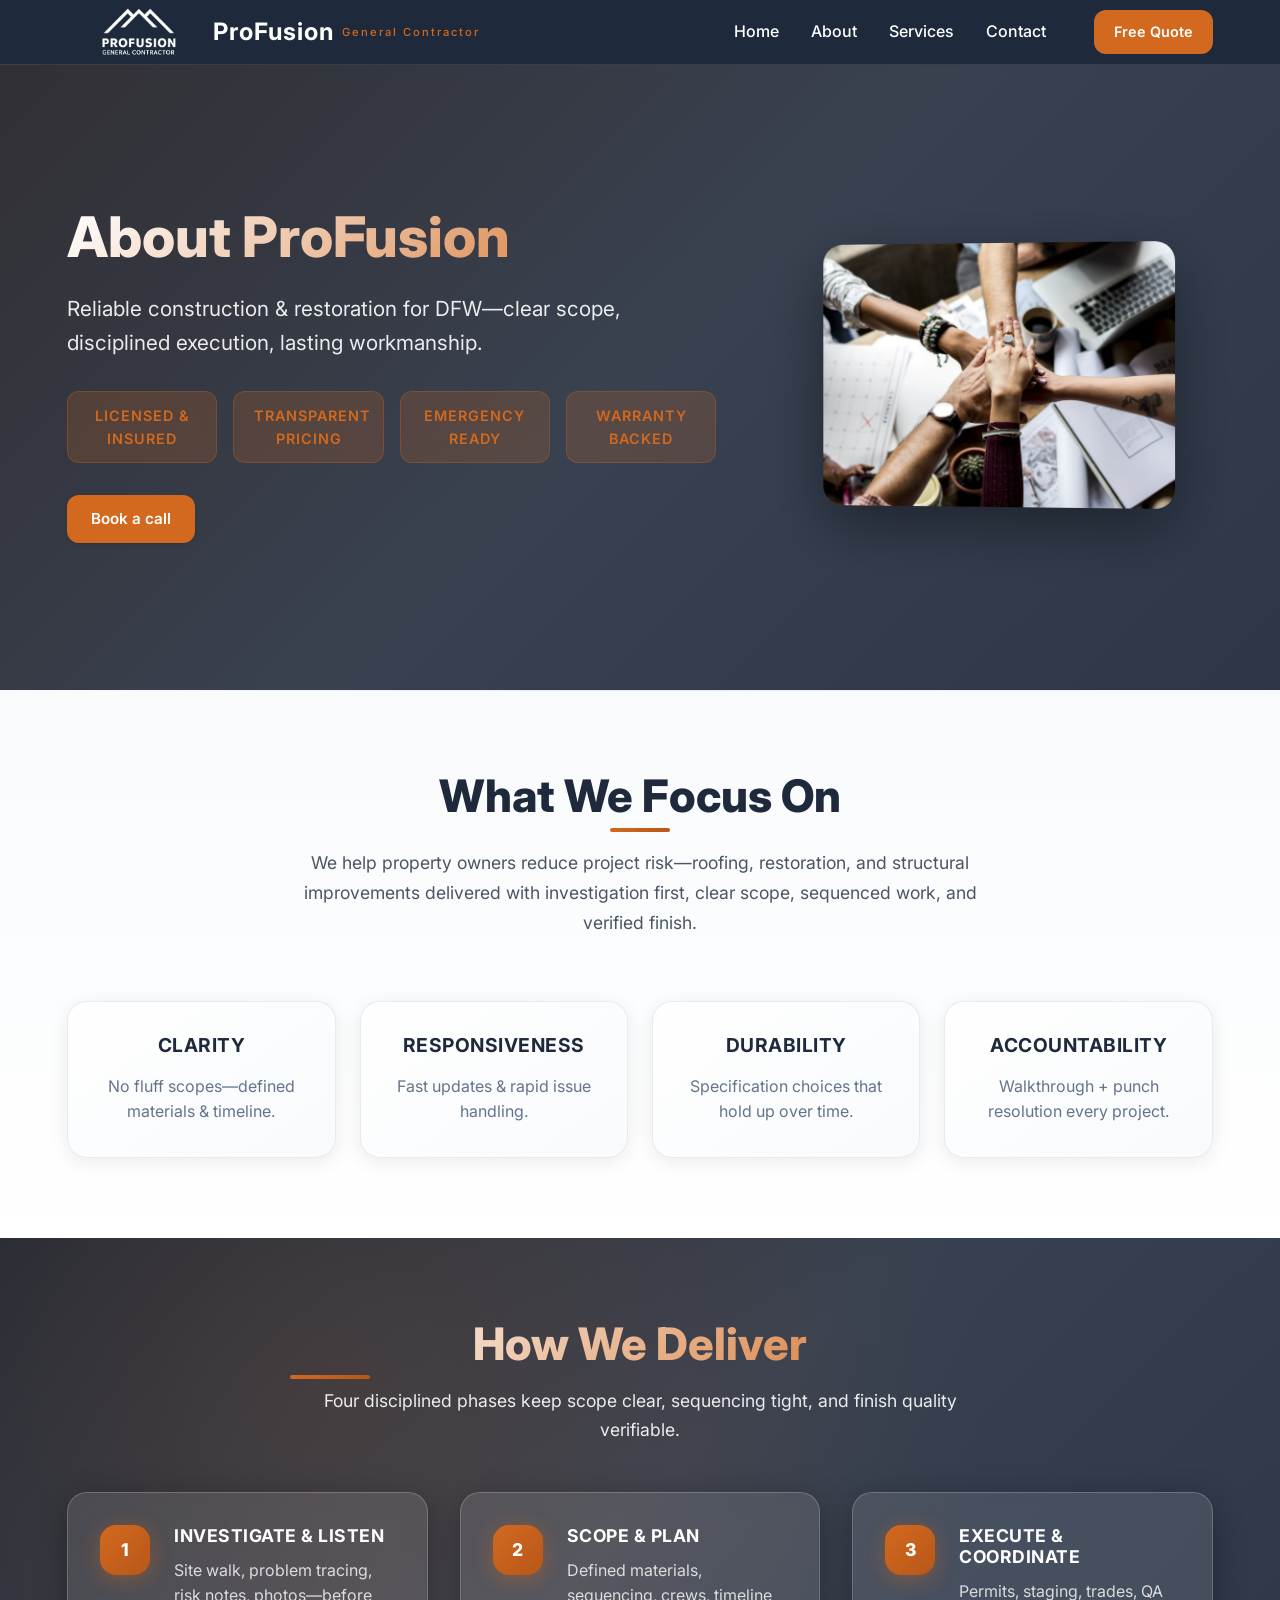
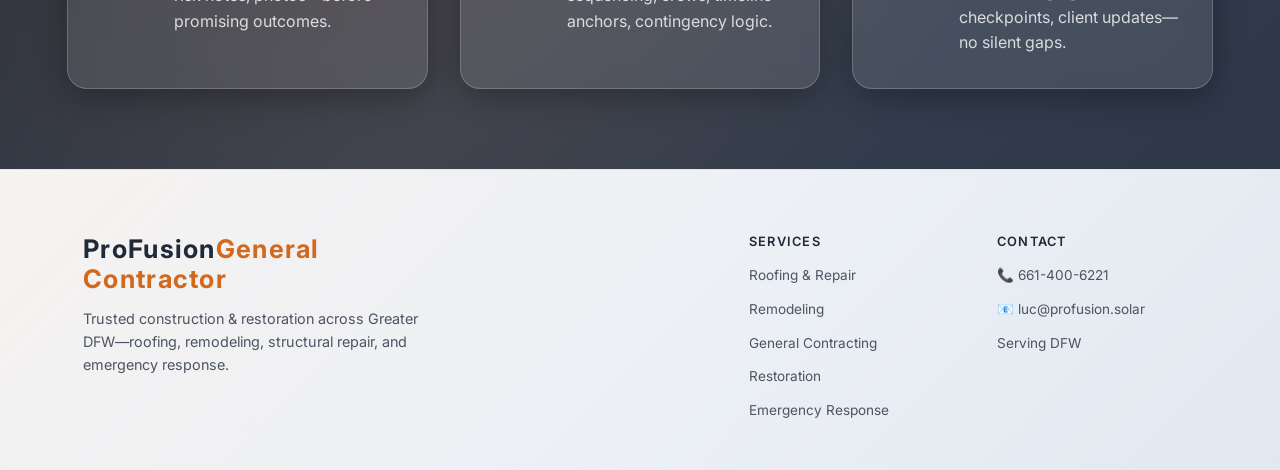
<file: about.html>
<!DOCTYPE html>
<html lang="en">
<head>
  <meta charset="utf-8" />
  <meta name="viewport" content="width=device-width, initial-scale=1, viewport-fit=cover" />
  <title>About Us | ProFusion General Contractor</title>
  <meta name="description" content="Learn about ProFusion General Contractor—our mission, values, and team." />
  <meta name="keywords" content="about profusion, construction company, DFW contractor, licensed insured" />
  <link rel="stylesheet" href="common.css" />
  <link rel="stylesheet" href="header.css" />
  <link rel="stylesheet" href="about.css" />
  <link rel="stylesheet" href="footer.css" />
  <link rel="preconnect" href="https://fonts.googleapis.com" />
  <link rel="preconnect" href="https://fonts.gstatic.com" crossorigin />
  <link href="https://fonts.googleapis.com/css2?family=Inter:wght@400;500;600;700&display=swap" rel="stylesheet" />
</head>
<body>
  <div data-include="partials/header.html"></div>

  <main>
    <section class="about-slim-hero">
      <div class="container about-slim-grid">
        <div class="about-slim-text">
          <h1 class="about-slim-title">About ProFusion</h1>
          <p class="about-slim-lede">Reliable construction & restoration for DFW—clear scope, disciplined execution, lasting workmanship.</p>
          <ul class="about-slim-points">
            <li>Licensed & Insured</li>
            <li>Transparent Pricing</li>
            <li>Emergency Ready</li>
            <li>Warranty Backed</li>
          </ul>
          <div class="about-slim-actions">
            <a class="button primary" href="tel:661-400-6221">Book a call</a>
          </div>
        </div>
        <figure class="about-slim-media">
          <img src="try.jpeg" alt="About ProFusion" loading="lazy" width="500" height="400" />
        </figure>
      </div>
    </section>

    <section class="about-summary">
      <div class="container summary-inner">
        <div class="summary-block">
          <h2 class="summary-title">What We Focus On</h2>
          <p class="summary-text">We help property owners reduce project risk—roofing, restoration, and structural improvements delivered with investigation first, clear scope, sequenced work, and verified finish.</p>
        </div>
        <div class="summary-grid">
          <div class="summary-item">
            <h3>Clarity</h3>
            <p>No fluff scopes—defined materials & timeline.</p>
          </div>
          <div class="summary-item">
            <h3>Responsiveness</h3>
            <p>Fast updates & rapid issue handling.</p>
          </div>
          <div class="summary-item">
            <h3>Durability</h3>
            <p>Specification choices that hold up over time.</p>
          </div>
          <div class="summary-item">
            <h3>Accountability</h3>
            <p>Walkthrough + punch resolution every project.</p>
          </div>
        </div>
      </div>
    </section>

    <section class="about-process-lite">
      <div class="container process-lite-inner">
        <header class="process-lite-head">
          <h2 class="process-lite-title">How We Deliver</h2>
          <p class="process-lite-lede">Four disciplined phases keep scope clear, sequencing tight, and finish quality verifiable.</p>
        </header>
        <ol class="process-lite">
          <li class="phase-item">
            <div class="phase-number">1</div>
            <div class="phase-body">
              <h3 class="phase-name">Investigate & Listen</h3>
              <p class="phase-desc">Site walk, problem tracing, risk notes, photos—before promising outcomes.</p>
            </div>
          </li>
          <li class="phase-item">
            <div class="phase-number">2</div>
            <div class="phase-body">
              <h3 class="phase-name">Scope & Plan</h3>
              <p class="phase-desc">Defined materials, sequencing, crews, timeline anchors, contingency logic.</p>
            </div>
          </li>
          <li class="phase-item">
            <div class="phase-number">3</div>
            <div class="phase-body">
              <h3 class="phase-name">Execute & Coordinate</h3>
              <p class="phase-desc">Permits, staging, trades, QA checkpoints, client updates—no silent gaps.</p>
            </div>
          </li>
        </ol>
      </div>
    </section>
  </main>

  <footer class="enhanced-footer">
    <div class="container footer-grid">
      <div class="footer-brand">
        <h2 class="footer-logo">ProFusion<span class="footer-suffix">General Contractor</span></h2>
        <p class="footer-tagline">Trusted construction & restoration across Greater DFW—roofing, remodeling, structural repair, and emergency response.</p>
      </div>
      <div class="footer-services">
        <h3 class="footer-col-title">Services</h3>
        <ul class="footer-list">
          <li>Roofing & Repair</li>
          <li>Remodeling</li>
          <li>General Contracting</li>
          <li>Restoration</li>
          <li>Emergency Response</li>
        </ul>
      </div>
      <div class="footer-contact">
        <h3 class="footer-col-title">Contact</h3>
        <ul class="footer-list">
          <li><a href="tel:661-400-6221">📞 661-400-6221</a></li>
          <li><a href="mailto:luc@profusion.solar">📧 luc@profusion.solar</a></li>
          <li>Serving DFW</li>
        </ul>
      </div>
    </div>
  </footer>
  <script src="scripts.js" defer></script>
</body>
</html>
</file>
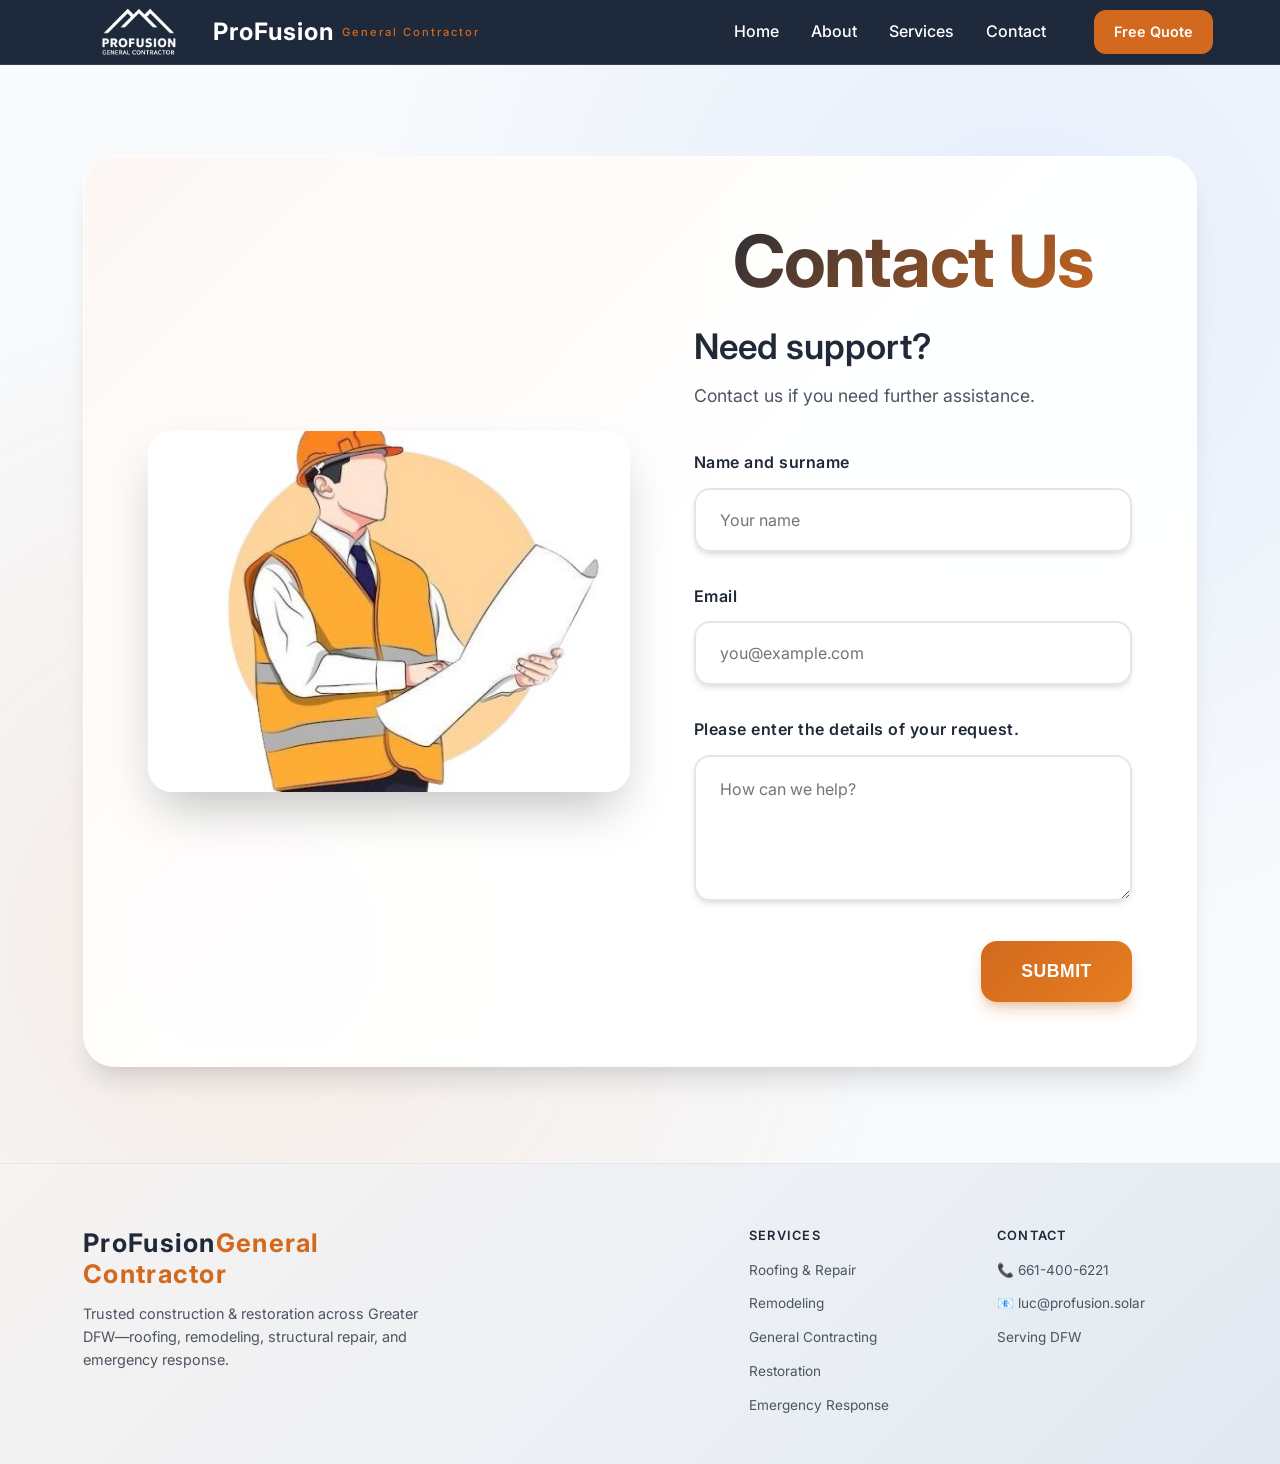
<file: contact.html>
<!DOCTYPE html>
<html lang="en">
<head>
  <meta charset="utf-8" />
  <meta name="viewport" content="width=device-width, initial-scale=1, viewport-fit=cover" />
  <title>Contact Us | ProFusion General Contractor</title>
  <meta name="description" content="Contact ProFusion General Contractor for estimates, inspections, or questions." />
  <meta name="keywords" content="contact profusion, DFW contractor contact, construction estimates" />
  <link rel="stylesheet" href="common.css" />
  <link rel="stylesheet" href="header.css" />
  <link rel="stylesheet" href="contact.css" />
  <link rel="stylesheet" href="footer.css" />
  <link rel="preconnect" href="https://fonts.googleapis.com" />
  <link rel="preconnect" href="https://fonts.gstatic.com" crossorigin />
  <link href="https://fonts.googleapis.com/css2?family=Inter:wght@400;500;600;700&display=swap" rel="stylesheet" />
</head>
<body>
  <div data-include="partials/header.html"></div>

  <main>
    <section class="contact-hero">
      <div class="container">
        <div class="contact-card">
          <figure class="contact-media">
            <img src="assets/img/headset.jpeg" alt="Need support? Call us" width="480" height="360" loading="lazy" />
          </figure>

          <form class="contact-form modern" action="#" method="post">
            <h1 class="page-title">Contact Us</h1>
            <h2 class="contact-title">Need support?</h2>
            <p class="contact-sub">Contact us if you need further assistance.</p>

            <div class="form-row">
              <label for="name">Name and surname</label>
              <input id="name" name="name" type="text" placeholder="Your name" required />
            </div>

            <div class="form-row">
              <label for="email">Email</label>
              <input id="email" name="email" type="email" placeholder="you@example.com" required />
            </div>

            <div class="form-row">
              <label for="message">Please enter the details of your request.</label>
              <textarea id="message" name="message" rows="4" placeholder="How can we help?"></textarea>
            </div>

            <div class="form-actions">
              <button class="button primary" type="submit">Submit</button>
            </div>
          </form>
        </div>
      </div>
    </section>
  </main>

  <footer class="enhanced-footer">
    <div class="container footer-grid">
      <div class="footer-brand">
        <h2 class="footer-logo">ProFusion<span class="footer-suffix">General Contractor</span></h2>
        <p class="footer-tagline">Trusted construction & restoration across Greater DFW—roofing, remodeling, structural repair, and emergency response.</p>
      </div>
      <div class="footer-services">
        <h3 class="footer-col-title">Services</h3>
        <ul class="footer-list">
          <li>Roofing & Repair</li>
          <li>Remodeling</li>
          <li>General Contracting</li>
          <li>Restoration</li>
          <li>Emergency Response</li>
        </ul>
      </div>
      <div class="footer-contact">
        <h3 class="footer-col-title">Contact</h3>
        <ul class="footer-list">
          <li><a href="tel:661-400-6221">📞 661-400-6221</a></li>
          <li><a href="mailto:luc@profusion.solar">📧 luc@profusion.solar</a></li>
          <li>Serving DFW</li>
        </ul>
      </div>
    </div>
  </footer>
  <script src="scripts.js" defer></script>
</body>
</html>
</file>
<file: common.css>
/* Performance-optimized reset */
*, *::before, *::after { 
    box-sizing: border-box; 
  }
  
  html { 
    -webkit-text-size-adjust: 100%; 
    scroll-behavior: smooth; 
    -webkit-font-smoothing: antialiased;
    -moz-osx-font-smoothing: grayscale;
  }
  
  body { 
    margin: 0; 
    font-family: 'Inter', ui-sans-serif, system-ui, Segoe UI, Roboto, Helvetica, Arial, sans-serif; 
    line-height: 1.6; 
    color: #1f2937; 
    background: #ffffff;
    min-height: 100vh;
    font-display: swap;
  }
  
  main { 
    padding-top: 60px; 
  }
  
  img, svg { 
    display: block; 
    max-width: 100%; 
    height: auto;
    image-rendering: -webkit-optimize-contrast;
    image-rendering: crisp-edges;
  }
  
  a { 
    color: inherit; 
    text-decoration: none; 
  }
  
  ul { 
    margin: 0; 
    padding-left: 1.25rem; 
  }
  
  h1, h2, h3, h4, h5, h6 { 
    line-height: 1.2; 
    margin: 0 0 0.5rem; 
    color: #1f2937; 
    font-weight: 600;
  }
  
  p { 
    margin: 0 0 1rem; 
  }
  
  /* Theme Variables */
  :root {
    --primary-orange: #d2691e;
    --primary-orange-dark: #b8571a;
    --primary-orange-light: #e6834a;
    --secondary-blue: #1f2937;
    --secondary-blue-light: #374151;
    --text-primary: #1f2937;
    --text-secondary: #4b5563;
    --text-muted: #6b7280;
    --background-white: #ffffff;
    --background-light: #f8fafc;
    --background-dark: #1f2937;
    --border-light: #e5e7eb;
    --border-orange: #d2691e;
    --shadow-sm: 0 2px 4px rgba(0,0,0,0.1);
    --shadow-md: 0 4px 12px rgba(0,0,0,0.15);
    --shadow-lg: 0 8px 24px rgba(0,0,0,0.2);
    --radius-sm: 8px;
    --radius-md: 12px;
    --radius-lg: 16px;
    --radius-xl: 20px;
  }
  
  /* Layout */
  .container { 
    width: min(1200px, 92%); 
    margin-inline: auto; 
    padding-inline: clamp(1rem, 3vw, 2rem);
  }
  
  /* Buttons */
  .button { 
    display: inline-flex;
    align-items: center;
    justify-content: center;
    padding: 0.75rem 1.5rem; 
    border: none; 
    border-radius: var(--radius-md); 
    font-weight: 600;
    font-size: 0.95rem;
    text-decoration: none;
    transition: all 0.3s ease;
    cursor: pointer;
    min-height: 44px;
    white-space: nowrap;
  }
  
  .button.primary { 
    background: var(--primary-orange); 
    color: white;
    box-shadow: var(--shadow-sm);
  }
  
  .button.primary:hover { 
    background: var(--primary-orange-dark);
    transform: translateY(-2px);
    box-shadow: var(--shadow-md);
  }
  
  .button.outline { 
    background: transparent; 
    color: var(--primary-orange); 
    border: 2px solid var(--primary-orange);
  }
  
  .button.outline:hover { 
    background: var(--primary-orange); 
    color: white;
  }
  
  .button.ghost { 
    background: rgba(255,255,255,0.1); 
    color: white; 
    border: 1px solid rgba(255,255,255,0.3);
    backdrop-filter: blur(4px);
  }
  
  .button.ghost:hover { 
    background: rgba(255,255,255,0.2); 
    border-color: white;
  }
  
  /* Sections */
  .section { 
    padding: clamp(3rem, 6vw, 5rem) 0; 
  }
  
  .section-title { 
    font-size: clamp(2rem, 4vw, 2.5rem); 
    font-weight: 700; 
    text-align: center; 
    margin-bottom: 1rem;
    color: var(--text-primary);
  }
  
  .section-subtitle { 
    font-size: clamp(1rem, 2vw, 1.2rem); 
    text-align: center; 
    color: var(--text-secondary); 
    max-width: 60ch; 
    margin: 0 auto 2rem;
  }
  
  /* Cards */
  .card { 
    background: var(--background-white); 
    border: 1px solid var(--border-light); 
    border-radius: var(--radius-lg); 
    padding: 1.5rem; 
    box-shadow: var(--shadow-sm);
    transition: all 0.3s ease;
  }
  
  .card:hover { 
    box-shadow: var(--shadow-md);
    transform: translateY(-4px);
  }
  
  /* Grid Systems */
  .grid { 
    display: grid; 
    gap: 1.5rem; 
  }
  
  .grid-2 { 
    grid-template-columns: 1fr; 
  }
  
  .grid-3 { 
    grid-template-columns: 1fr; 
  }
  
  .grid-4 { 
    grid-template-columns: 1fr; 
  }
  
  @media (min-width: 768px) {
    .grid-2 { grid-template-columns: repeat(2, 1fr); }
    .grid-3 { grid-template-columns: repeat(3, 1fr); }
  }
  
  @media (min-width: 1024px) {
    .grid-4 { grid-template-columns: repeat(4, 1fr); }
  }
  
  /* Utilities */
  .text-center { text-align: center; }
  .text-left { text-align: left; }
  .text-right { text-align: right; }
  
  .bg-light { background: var(--background-light); }
  .bg-dark { background: var(--background-dark); color: white; }
  
  /* Responsive */
  @media (max-width: 768px) {
    .container { 
      width: 95%; 
      padding-inline: 1rem;
    }
    
    main { 
      padding-top: 55px; 
    }
    
    .button { 
      padding: 0.875rem 1.25rem;
      font-size: 0.9rem;
    }
  }
  
  /* Accessibility */
  @media (prefers-reduced-motion: reduce) {
    * {
      animation: none !important;
      transition: none !important;
    }
  }
  
  /* Focus states */
  .button:focus-visible,
  .card:focus-visible {
    outline: 2px solid var(--primary-orange);
    outline-offset: 2px;
  }
</file>
<file: header.css>
.site-header { 
    position: fixed; 
    top: 0; 
    left: 0;
    right: 0;
    z-index: 1000; 
    background: #1e293b;
    backdrop-filter: blur(12px);
    border-bottom: 1px solid rgba(255, 255, 255, 0.1);
    transition: all 0.3s ease;
  }
  
  .site-header.scrolled {
    background: #1e293b;
    box-shadow: 0 4px 20px rgba(0, 0, 0, 0.3);
  }
  
  .header-inner { 
    display: flex; 
    align-items: center; 
    justify-content: space-between; 
    padding: 0.5rem 0; 
    max-width: 1200px;
    margin: 0 auto;
    padding-left: 1rem;
    padding-right: 1rem;
  }
  
  .brand { 
    display: inline-flex; 
    align-items: center; 
    gap: 0.1rem; 
    font-weight: 700; 
    text-decoration: none;
    color: white;
  }
  
  .brand .logo { 
    height: 48px; 
    width: 144px; 
    object-fit: contain;
    display: block;
  }
  
  .brand-text {
    font-family: 'Inter', sans-serif;
    font-size: 1.5rem;
    font-weight: 700;
    letter-spacing: 1px;
    color: white;
  }
  
  .brand-suffix {
    font-weight: 500;
    font-size: 0.7rem;
    letter-spacing: 2px;
    margin-left: 0.5rem;
    color: var(--primary-orange);
    vertical-align: middle;
  }
  
  .nav { 
    display: flex; 
    gap: 2rem; 
    align-items: center; 
  }
  
  .nav-link { 
    padding: 0.5rem 0; 
    color: white; 
    font-weight: 500; 
    text-decoration: none; 
    position: relative;
    transition: color 0.3s ease;
  }
  
  .nav-link:hover { 
    color: #fbbf24;
  }
  
  .nav-link::after {
    content: '';
    position: absolute;
    bottom: -2px;
    left: 0;
    width: 0;
    height: 2px;
    background: #fbbf24;
    transition: width 0.3s ease;
  }
  
  .nav-link:hover::after {
    width: 100%;
  }
  
  .header-cta {
    background: var(--primary-orange);
    color: white;
    padding: 0.625rem 1.25rem;
    border-radius: var(--radius-md);
    text-decoration: none;
    font-weight: 600;
    font-size: 0.9rem;
    transition: all 0.3s ease;
    margin-left: 1rem;
  }
  
  .header-cta:hover {
    background: var(--primary-orange-dark);
    transform: translateY(-1px);
    box-shadow: var(--shadow-sm);
  }
  
  /* Mobile Navigation */
  .menu-toggle { 
    display: none; 
  }
  
  .hamburger { 
    display: none; 
    width: 32px; 
    height: 24px; 
    position: relative; 
    cursor: pointer; 
    flex-direction: column; 
    justify-content: space-between; 
  }
  
  .hamburger span { 
    display: block; 
    height: 3px; 
    width: 100%; 
    background: white; 
    border-radius: 2px; 
    transition: all 0.3s ease; 
    transform-origin: center; 
  }
  
  @media (max-width: 768px) {
    .nav { 
      position: absolute; 
      top: 100%; 
      right: 1rem; 
      left: 1rem; 
      display: none; 
      flex-direction: column; 
      background: #1e293b; 
      border-radius: var(--radius-lg); 
      padding: 1.5rem; 
      box-shadow: 0 8px 32px rgba(0, 0, 0, 0.4); 
      border: 1px solid rgba(255, 255, 255, 0.1);
      gap: 0.5rem;
    }
    
    .nav .nav-link { 
      color: white; 
      padding: 0.75rem 1rem;
      border-radius: var(--radius-sm);
      text-align: center;
      transition: background-color 0.2s ease;
    }
    
    .nav .nav-link::after {
      display: none;
    }
    
    .nav .nav-link:hover { 
      background: rgba(255, 255, 255, 0.1);
      color: var(--primary-orange);
    }
    
    .header-cta {
      margin-left: 0;
      margin-top: 0.5rem;
      text-align: center;
      display: block;
    }
    
    .hamburger { 
      display: flex; 
    }
    
    .menu-toggle:checked ~ .nav { 
      display: flex; 
      animation: slideDown 0.3s ease-out;
    }
    
    @keyframes slideDown {
      from { 
        opacity: 0; 
        transform: translateY(-10px); 
      }
      to { 
        opacity: 1; 
        transform: translateY(0); 
      }
    }
    
    .menu-toggle:checked ~ .hamburger span:nth-child(1) { 
      transform: translateY(9px) rotate(45deg); 
      background: var(--primary-orange);
    }
    
    .menu-toggle:checked ~ .hamburger span:nth-child(2) { 
      opacity: 0; 
    }
    
    .menu-toggle:checked ~ .hamburger span:nth-child(3) { 
      transform: translateY(-9px) rotate(-45deg); 
      background: var(--primary-orange);
    }
    
    .header-inner { 
      padding: 0.5rem 1rem; 
    }
    
    .brand { 
      gap: 0.08rem; 
    }
    
    .brand-text { 
      font-size: 1.25rem; 
    }
    
    .brand .logo { 
      height: 36px; 
      width: 108px; 
      object-fit: contain;
    }
  }
  
  /* Header scroll effect */
  .site-header.scrolled .brand-text {
    color: white;
  }
  
  .site-header.scrolled .nav-link {
    color: white;
  }
</file>
<file: about.css>
/* About Hero Section */
.about-slim-hero { 
    background: linear-gradient(135deg, var(--secondary-blue) 0%, var(--secondary-blue-light) 50%, #2d3748 100%);
    color: white; 
    position: relative;
    padding: 4rem 0;
    min-height: 70vh;
    display: flex;
    align-items: center;
  }
  
  .about-slim-hero::before { 
    content: ""; 
    position: absolute; 
    inset: 0; 
    background: linear-gradient(135deg, rgba(210,105,30,0.1), transparent 60%);
    pointer-events: none; 
  }
  
  .about-slim-grid { 
    display: grid; 
    gap: clamp(3rem, 5vw, 4rem); 
    align-items: center; 
    position: relative;
    z-index: 2;
    max-width: 1200px;
    margin: 0 auto;
    padding: 0 1rem;
  }
  
  @media (min-width: 900px) {
    .about-slim-grid { 
      grid-template-columns: 1.2fr 0.8fr; 
    }
  }
  
  .about-slim-title { 
    font-size: clamp(2.5rem, 5vw, 3.5rem); 
    font-weight: 800; 
    margin-bottom: 1.5rem; 
    color: white;
    background: linear-gradient(135deg, #ffffff 0%, #d2691e 100%);
    -webkit-background-clip: text;
    -webkit-text-fill-color: transparent;
    background-clip: text;
    line-height: 1.1;
  }
  
  .about-slim-lede { 
    font-size: clamp(1.1rem, 2vw, 1.3rem); 
    color: rgba(255,255,255,0.9); 
    margin-bottom: 2rem; 
    max-width: 60ch;
    line-height: 1.6;
    font-weight: 400;
  }
  
  .about-slim-points { 
    list-style: none; 
    padding: 0; 
    margin: 2rem 0; 
    display: grid; 
    grid-template-columns: repeat(auto-fit, minmax(140px, 1fr));
    gap: 1rem;
  }
  
  .about-slim-points li { 
    font-size: 0.9rem; 
    letter-spacing: 1px; 
    text-transform: uppercase; 
    font-weight: 600; 
    background: rgba(210,105,30,0.2); 
    color: var(--primary-orange); 
    padding: 0.75rem 1.25rem; 
    border-radius: 12px; 
    border: 1px solid rgba(210,105,30,0.3);
    text-align: center;
    transition: all 0.3s ease;
    backdrop-filter: blur(10px);
  }
  
  .about-slim-points li:hover {
    background: rgba(210,105,30,0.3);
    transform: translateY(-2px);
    box-shadow: 0 8px 25px rgba(210,105,30,0.2);
  }
  
  .about-slim-actions { 
    display: flex; 
    gap: 1rem; 
    flex-wrap: wrap; 
    margin-top: 1rem;
  }
  
  .about-slim-media { 
    aspect-ratio: 4/3; 
    border-radius: 20px; 
    overflow: hidden; 
    box-shadow: 0 20px 60px rgba(0,0,0,0.4);
    position: relative;
    transform: perspective(1000px) rotateY(-5deg);
    transition: all 0.3s ease;
  }
  
  .about-slim-media:hover {
    transform: perspective(1000px) rotateY(0deg) scale(1.02);
    box-shadow: 0 25px 80px rgba(0,0,0,0.5);
  }
  
  .about-slim-media img { 
    width: 100%; 
    height: 100%; 
    object-fit: cover;
    transition: all 0.3s ease;
  }
  
  /* About Summary Section */
  .about-summary { 
    background: linear-gradient(180deg, #f8fafc 0%, #ffffff 100%);
    padding: 5rem 0;
    position: relative;
  }
  
  .about-summary::before {
    content: "";
    position: absolute;
    top: 0;
    left: 0;
    right: 0;
    height: 1px;
    background: linear-gradient(90deg, transparent, #e5e7eb, transparent);
  }
  
  .summary-inner { 
    display: flex; 
    flex-direction: column; 
    gap: clamp(3rem, 5vw, 4rem); 
    max-width: 1200px;
    margin: 0 auto;
    padding: 0 1rem;
  }
  
  .summary-block { 
    text-align: center; 
    max-width: 70ch; 
    margin: 0 auto;
  }
  
  .summary-title { 
    font-size: clamp(2rem, 4vw, 2.8rem); 
    font-weight: 800; 
    margin-bottom: 1.5rem; 
    color: #1e293b;
    position: relative;
  }
  
  .summary-title::after {
    content: "";
    position: absolute;
    bottom: -8px;
    left: 50%;
    transform: translateX(-50%);
    width: 60px;
    height: 4px;
    background: linear-gradient(90deg, var(--primary-orange), var(--primary-orange-dark));
    border-radius: 2px;
  }
  
  .summary-text { 
    color: #4b5563; 
    max-width: 70ch; 
    margin: 0 auto;
    font-size: 1.1rem;
    line-height: 1.7;
  }
  
  .summary-grid { 
    display: grid; 
    grid-template-columns: repeat(4, 1fr); 
    gap: 1.5rem; 
  }
  
  @media (max-width: 1200px) {
    .summary-grid {
      grid-template-columns: repeat(2, 1fr);
      gap: 2rem;
    }
  }
  
  @media (max-width: 768px) {
    .summary-grid {
      grid-template-columns: 1fr;
      gap: 1.5rem;
    }
  }
  
  .summary-item { 
    background: linear-gradient(145deg, #ffffff 0%, #f8fafc 100%); 
    border: 1px solid rgba(226, 232, 240, 0.8); 
    border-radius: 20px; 
    padding: 2rem; 
    text-align: center; 
    box-shadow: 0 4px 20px rgba(0,0,0,0.08);
    transition: all 0.4s ease;
    position: relative;
    overflow: hidden;
  }
  
  .summary-item::before {
    content: "";
    position: absolute;
    top: 0;
    left: 0;
    right: 0;
    height: 4px;
    background: linear-gradient(90deg, var(--primary-orange), var(--primary-orange-dark));
    transform: scaleX(0);
    transform-origin: left;
    transition: transform 0.4s ease;
  }
  
  .summary-item:hover::before {
    transform: scaleX(1);
  }
  
  .summary-item:hover {
    transform: translateY(-8px);
    box-shadow: 0 12px 40px rgba(0,0,0,0.15);
    border-color: rgba(210, 105, 30, 0.3);
  }
  
  .summary-item h3 { 
    font-size: 1.2rem; 
    font-weight: 700; 
    text-transform: uppercase; 
    letter-spacing: 0.5px; 
    color: #1e293b; 
    margin-bottom: 1rem;
    position: relative;
  }
  
  .summary-item p { 
    color: #64748b; 
    font-size: 1rem; 
    line-height: 1.6; 
    margin: 0;
  }
  
  /* About Process Section */
  .about-process-lite { 
    background: linear-gradient(135deg, var(--secondary-blue) 0%, var(--secondary-blue-light) 50%, #2d3748 100%);
    color: white; 
    padding: 5rem 0;
    position: relative;
  }
  
  .about-process-lite::before { 
    content: ""; 
    position: absolute; 
    inset: 0; 
    background: radial-gradient(circle at 25% 30%, rgba(210, 105, 30, 0.15), transparent 65%);
    pointer-events: none; 
  }
  
  .process-lite-inner { 
    max-width: 1200px; 
    margin: 0 auto; 
    position: relative;
    z-index: 2;
    padding: 0 1rem;
  }
  
  .process-lite-head { 
    text-align: center; 
    max-width: 70ch; 
    margin: 0 auto 3rem;
  }
  
  .process-lite-title { 
    font-size: clamp(2rem, 4vw, 2.8rem); 
    font-weight: 800; 
    margin-bottom: 1rem; 
    color: white;
    background: linear-gradient(135deg, #ffffff 0%, var(--primary-orange) 100%);
    -webkit-background-clip: text;
    -webkit-text-fill-color: transparent;
    background-clip: text;
    position: relative;
  }
  
  .process-lite-title::after {
    content: "";
    position: absolute;
    bottom: -8px;
    left: 0;
    width: 80px;
    height: 4px;
    background: linear-gradient(90deg, var(--primary-orange), var(--primary-orange-dark));
    border-radius: 2px;
  }
  
  .process-lite-lede { 
    color: rgba(255,255,255,0.9); 
    margin: 0;
    font-size: 1.1rem;
    line-height: 1.6;
  }
  
  .process-lite { 
    list-style: none; 
    padding: 0; 
    margin: 0; 
    display: grid; 
    grid-template-columns: repeat(auto-fit, minmax(320px, 1fr)); 
    gap: 2rem;
  }
  
  .phase-item { 
    display: flex; 
    gap: 1.5rem; 
    align-items: flex-start; 
    background: rgba(255,255,255,0.1); 
    border: 1px solid rgba(255,255,255,0.2); 
    border-radius: 20px; 
    padding: 2rem; 
    box-shadow: 0 8px 32px rgba(0,0,0,0.3);
    transition: all 0.4s ease;
    backdrop-filter: blur(10px);
    position: relative;
    overflow: hidden;
  }
  
  .phase-item::before {
    content: "";
    position: absolute;
    top: 0;
    left: 0;
    right: 0;
    height: 4px;
    background: linear-gradient(90deg, #fbbf24, #f59e0b);
    transform: scaleX(0);
    transition: transform 0.3s ease;
  }
  
  .phase-item:hover::before {
    transform: scaleX(1);
  }
  
  .phase-item:hover { 
    transform: translateY(-8px); 
    box-shadow: 0 12px 48px rgba(0,0,0,0.4);
    background: rgba(255,255,255,0.15);
    border-color: rgba(251,191,36,0.4);
  }
  
  .phase-number { 
    flex: 0 0 auto; 
    width: 50px; 
    height: 50px; 
    display: flex; 
    align-items: center; 
    justify-content: center; 
    font-size: 1.1rem; 
    font-weight: 800; 
    background: linear-gradient(135deg, var(--primary-orange) 0%, var(--primary-orange-dark) 100%); 
    color: white; 
    border-radius: 16px; 
    box-shadow: 0 4px 20px rgba(210, 105, 30, 0.4);
    position: relative;
  }
  
  .phase-number::before {
    content: "";
    position: absolute;
    inset: -2px;
    background: linear-gradient(135deg, var(--primary-orange), var(--primary-orange-dark));
    border-radius: 18px;
    z-index: -1;
    opacity: 0;
    transition: opacity 0.3s ease;
  }
  
  .phase-item:hover .phase-number::before {
    opacity: 1;
  }
  
  .phase-body { 
    flex: 1;
  }
  
  .phase-name { 
    font-size: 1.1rem; 
    font-weight: 700; 
    text-transform: uppercase; 
    letter-spacing: 0.5px; 
    color: white; 
    margin-bottom: 0.75rem;
  }
  
  .phase-desc { 
    color: rgba(255,255,255,0.8); 
    font-size: 1rem; 
    line-height: 1.6; 
    margin: 0;
  }
  
  /* Mobile Responsiveness */
  @media (max-width: 768px) {
    .about-slim-hero {
      min-height: 60vh;
      padding: 3rem 0;
    }
    
    .about-slim-grid { 
      grid-template-columns: 1fr; 
      text-align: center;
      gap: 2rem;
    }
    
    .about-slim-media { 
      order: -1; 
      max-width: 400px; 
      margin: 0 auto;
      transform: none;
    }
    
    .about-slim-media:hover {
      transform: scale(1.02);
    }
    
    .summary-grid { 
      grid-template-columns: 1fr; 
    }
    
    .process-lite { 
      grid-template-columns: 1fr; 
    }
    
    .phase-item { 
      flex-direction: column; 
      text-align: center;
      gap: 1rem;
    }
    
    .about-slim-actions { 
      justify-content: center;
    }
    
    .about-summary {
      padding: 3rem 0;
    }
    
    .about-process-lite {
      padding: 3rem 0;
    }
  }
  
  @media (max-width: 480px) {
    .about-slim-points { 
      grid-template-columns: 1fr;
      gap: 0.75rem;
    }
    
    .phase-number { 
      width: 45px; 
      height: 45px; 
      font-size: 1rem;
    }
    
    .summary-item,
    .phase-item {
      padding: 1.5rem;
    }
  }
</file>
<file: footer.css>
.enhanced-footer { 
    background: linear-gradient(135deg, #f8fafc 0%, #e2e8f0 100%); 
    color: var(--text-primary); 
    padding: clamp(3rem, 6vw, 4rem) 0 clamp(2rem, 4vw, 3rem); 
    border-top: 1px solid var(--border-light); 
    position: relative; 
    overflow: hidden;
  }
  
  .enhanced-footer::before { 
    content: ""; 
    position: absolute; 
    inset: 0; 
    background: linear-gradient(135deg, rgba(210,105,30,0.05), transparent 60%); 
    pointer-events: none;
  }
  
  .footer-logo-section {
    text-align: center;
    margin-top: 2rem;
    padding-top: 2rem;
    border-top: 1px solid var(--border-light);
  }
  
  .footer-company-logo {
    height: 60px;
    width: auto;
    object-fit: contain;
    opacity: 0.8;
  }
  
  .footer-grid { 
    display: grid; 
    gap: clamp(2rem, 4vw, 3rem); 
    grid-template-columns: repeat(auto-fit, minmax(200px, 1fr)); 
    align-items: start; 
    position: relative;
  }
  
  @media (min-width: 860px) {
    .footer-grid { 
      grid-template-columns: minmax(250px, 1fr) repeat(2, minmax(150px, 200px)); 
    }
  }
  
  .footer-brand { 
    max-width: 350px;
  }
  
  .footer-logo { 
    font-size: clamp(1.4rem, 2vw, 1.8rem); 
    letter-spacing: 0.05em; 
    font-weight: 700; 
    margin-bottom: 0.75rem; 
    color: var(--text-primary);
  }
  
  .footer-suffix { 
    color: var(--primary-orange);
  }
  
  .footer-tagline { 
    font-size: 0.9rem; 
    line-height: 1.6; 
    margin-bottom: 1.5rem; 
    color: var(--text-secondary);
  }
  
  .footer-col-title { 
    font-size: 0.8rem; 
    letter-spacing: 0.1em; 
    text-transform: uppercase; 
    font-weight: 600; 
    margin-bottom: 1rem; 
    color: var(--text-primary);
  }
  
  .footer-list { 
    list-style: none; 
    margin: 0; 
    padding: 0; 
    display: grid; 
    gap: 0.75rem; 
    font-size: 0.85rem;
  }
  
  .footer-list a { 
    color: var(--text-secondary); 
    text-decoration: none; 
    position: relative; 
    transition: color 0.3s ease;
  }
  
  .footer-list a::after { 
    content: ""; 
    position: absolute; 
    left: 0; 
    bottom: -2px; 
    width: 0; 
    height: 1px; 
    background: var(--primary-orange); 
    transition: width 0.3s ease;
  }
  
  .footer-list a:hover { 
    color: var(--primary-orange);
  }
  
  .footer-list a:hover::after { 
    width: 100%;
  }
  
  .footer-list li { 
    color: var(--text-secondary);
  }
  
  .footer-list li strong {
    color: var(--text-primary);
  }
  
  /* Mobile Responsiveness */
  @media (max-width: 540px) {
    .footer-grid { 
      gap: 2rem 1.5rem; 
      grid-template-columns: 1fr;
    }
    
    .footer-brand { 
      max-width: 100%; 
      text-align: center;
    }
    
    .footer-col-title { 
      text-align: center;
    }
    
    .footer-list { 
      text-align: center;
    }
  }
</file>
<file: contact.css>
/* Contact Section */
  .contact-hero { 
    background: linear-gradient(135deg, var(--background-light) 0%, #f8fafc 100%);
    padding: 6rem 0;
    position: relative;
    min-height: 100vh;
    display: flex;
    align-items: center;
  }
  
  .contact-hero::before {
    content: "";
    position: absolute;
    top: 0;
    left: 0;
    right: 0;
    bottom: 0;
    background: 
      radial-gradient(circle at 20% 80%, rgba(210,105,30,0.1) 0%, transparent 50%),
      radial-gradient(circle at 80% 20%, rgba(59,130,246,0.1) 0%, transparent 50%);
    pointer-events: none;
  }
  
  .contact-hero::after {
    content: "";
    position: absolute;
    top: 0;
    left: 0;
    right: 0;
    height: 3px;
    background: linear-gradient(90deg, transparent, var(--primary-orange), transparent);
  }
  
  .contact-card { 
    display: grid; 
    gap: clamp(3rem, 5vw, 4rem); 
    background: rgba(255, 255, 255, 0.95);
    backdrop-filter: blur(10px);
    border: 1px solid rgba(255, 255, 255, 0.2);
    border-radius: 2rem; 
    padding: clamp(2.5rem, 5vw, 4rem); 
    box-shadow: 
      0 20px 25px -5px rgba(0, 0, 0, 0.1),
      0 10px 10px -5px rgba(0, 0, 0, 0.04),
      0 0 0 1px rgba(255, 255, 255, 0.05);
    align-items: center; 
    max-width: 1200px; 
    margin: 0 auto;
    position: relative;
    overflow: hidden;
  }
  
  .contact-card::before {
    content: "";
    position: absolute;
    top: 0;
    left: 0;
    right: 0;
    bottom: 0;
    background: linear-gradient(135deg, rgba(210,105,30,0.05) 0%, transparent 50%);
    pointer-events: none;
  }
  
  @media (min-width: 880px) {
    .contact-card { 
      grid-template-columns: 1.1fr 1fr; 
    }
  }
  
  .contact-media { 
    margin: 0; 
    display: grid; 
    place-items: center;
    position: relative;
    z-index: 2;
  }
  
  .contact-media img { 
    max-width: 100%; 
    width: 100%; 
    height: auto; 
    border-radius: 1.5rem; 
    box-shadow: 
      0 25px 50px -12px rgba(0, 0, 0, 0.25),
      0 0 0 1px rgba(255, 255, 255, 0.1);
    transition: all 0.4s ease;
    aspect-ratio: 4/3;
    object-fit: cover;
  }
  
  .contact-media img:hover {
    transform: translateY(-8px) scale(1.02);
    box-shadow: 
      0 35px 60px -12px rgba(0, 0, 0, 0.3),
      0 0 0 1px rgba(255, 255, 255, 0.2);
  }
  
  .contact-form.modern { 
    background: transparent; 
    border: none; 
    padding: 0; 
    color: var(--text-primary); 
    max-width: 600px; 
    margin: 0;
    position: relative;
    z-index: 2;
  }
  
  .page-title {
    font-size: clamp(3rem, 6vw, 4.5rem); 
    font-weight: 700; 
    color: var(--text-primary); 
    margin-bottom: 1.5rem;
    background: linear-gradient(135deg, var(--text-primary) 0%, var(--primary-orange) 100%);
    -webkit-background-clip: text;
    -webkit-text-fill-color: transparent;
    background-clip: text;
    line-height: 1.1;
    letter-spacing: -0.02em;
    text-align: center;
  }
  
  .contact-title { 
    font-size: clamp(1.8rem, 4vw, 2.2rem); 
    font-weight: 600; 
    color: var(--text-primary); 
    margin-bottom: 0.75rem;
    line-height: 1.3;
  }
  
  .contact-sub { 
    color: var(--text-secondary); 
    font-size: 1.1rem; 
    margin-bottom: 2.5rem;
    line-height: 1.6;
  }
  
  .form-row { 
    display: flex; 
    flex-direction: column; 
    gap: 0.75rem; 
    margin-bottom: 2rem;
  }
  
  .form-row label { 
    font-weight: 600; 
    font-size: 1rem; 
    color: var(--text-primary);
    letter-spacing: 0.5px;
  }
  
  .form-row input,
  .form-row textarea { 
    width: 100%; 
    padding: 1.25rem 1.5rem; 
    border: 2px solid rgba(0, 0, 0, 0.1); 
    border-radius: 1rem; 
    background: rgba(255, 255, 255, 0.8);
    backdrop-filter: blur(10px);
    font-size: 1rem; 
    transition: all 0.3s ease; 
    font-family: inherit;
    box-shadow: 
      0 4px 6px -1px rgba(0, 0, 0, 0.1),
      0 2px 4px -1px rgba(0, 0, 0, 0.06);
  }
  
  .form-row input:focus,
  .form-row textarea:focus { 
    outline: none; 
    border-color: var(--primary-orange); 
    background: rgba(255, 255, 255, 0.95);
    box-shadow: 
      0 0 0 4px rgba(210, 105, 30, 0.15),
      0 10px 15px -3px rgba(0, 0, 0, 0.1),
      0 4px 6px -2px rgba(0, 0, 0, 0.05);
    transform: translateY(-2px);
  }
  
  .form-row input:hover,
  .form-row textarea:hover {
    border-color: rgba(210, 105, 30, 0.3);
    box-shadow: 
      0 6px 8px -1px rgba(0, 0, 0, 0.1),
      0 2px 4px -1px rgba(0, 0, 0, 0.06);
  }
  
  .form-row textarea { 
    resize: vertical; 
    min-height: 140px;
    line-height: 1.6;
  }
  
  .form-actions { 
    display: flex; 
    justify-content: flex-end; 
    margin-top: 2.5rem;
  }
  
  .form-actions .button { 
    padding: 1.25rem 2.5rem; 
    font-size: 1.1rem;
    font-weight: 600;
    background: linear-gradient(135deg, var(--primary-orange) 0%, #e67e22 100%);
    border: none;
    border-radius: 1rem;
    color: white;
    cursor: pointer;
    transition: all 0.3s ease;
    box-shadow: 
      0 10px 15px -3px rgba(210, 105, 30, 0.3),
      0 4px 6px -2px rgba(210, 105, 30, 0.2);
    letter-spacing: 0.5px;
    text-transform: uppercase;
    position: relative;
    overflow: hidden;
  }
  
  .form-actions .button::before {
    content: "";
    position: absolute;
    top: 0;
    left: -100%;
    width: 100%;
    height: 100%;
    background: linear-gradient(90deg, transparent, rgba(255,255,255,0.2), transparent);
    transition: left 0.5s ease;
  }
  
  .form-actions .button:hover {
    transform: translateY(-3px);
    box-shadow: 
      0 20px 25px -5px rgba(210, 105, 30, 0.4),
      0 10px 10px -5px rgba(210, 105, 30, 0.3);
  }
  
  .form-actions .button:hover::before {
    left: 100%;
  }
  
  .form-actions .button:active {
    transform: translateY(-1px);
  }
  
  /* Mobile Responsiveness */
  @media (max-width: 880px) {
    .contact-hero {
      padding: 4rem 0;
      min-height: auto;
    }
    
    .contact-card { 
      grid-template-columns: 1fr; 
      text-align: center;
      gap: 2.5rem;
    }
    
    .contact-media { 
      order: -1;
    }
    
    .contact-media img { 
      max-width: 400px; 
      margin: 0 auto;
    }
    
    .form-actions { 
      justify-content: center;
    }
    
    .contact-form.modern {
      max-width: 100%;
    }
    
    .page-title {
      margin-bottom: 2rem;
    }
  }
  
  @media (max-width: 480px) {
    .contact-hero {
      padding: 3rem 0;
    }
    
    .contact-card { 
      padding: 2rem 1.5rem;
      margin: 0 1rem;
      gap: 2rem;
    }
    
    .form-actions .button { 
      width: 100%;
      padding: 1rem 2rem;
    }
    
    .form-row input,
    .form-row textarea {
      padding: 1rem 1.25rem;
    }
    
    .page-title {
      margin-bottom: 1.5rem;
    }
  }
</file>
